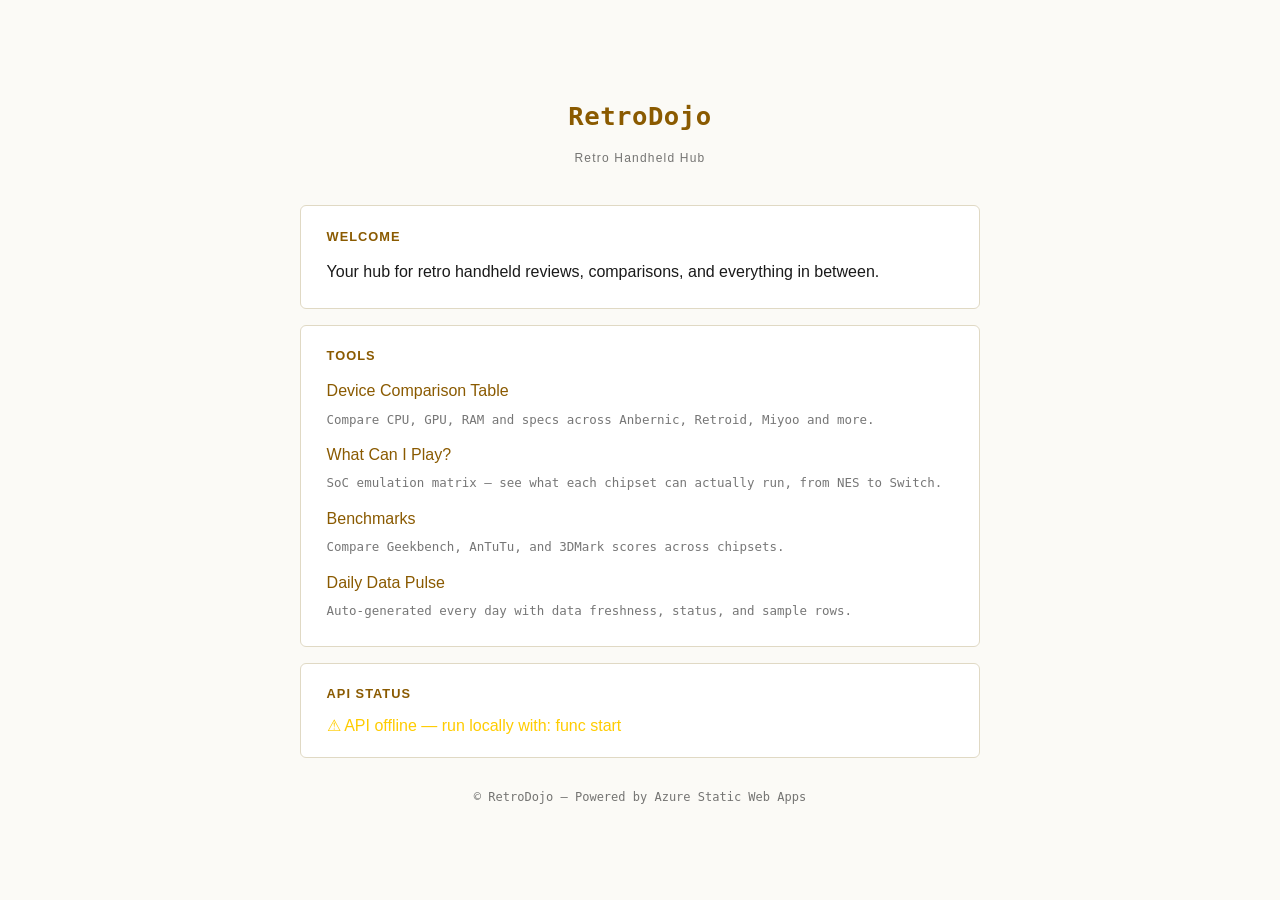
<file: src/index.html>
<!DOCTYPE html>
<html lang="en">
<head>
  <meta charset="UTF-8">
  <meta name="viewport" content="width=device-width, initial-scale=1.0">
  <title>RetroDojo</title>
  <link rel="stylesheet" href="styles.css">
</head>
<body>
  <div class="container">
    <header>
      <h1 class="title">RetroDojo</h1>
      <p class="subtitle">Retro Handheld Hub</p>
    </header>
    <main>
      <div class="card">
        <h2>Welcome</h2>
        <p>Your hub for retro handheld reviews, comparisons, and everything in between.</p>
      </div>
      <div class="card">
        <h3>Tools</h3>
        <p><a href="/compare.html" style="color:var(--accent);text-decoration:none;">Device Comparison Table</a>
        <br><small class="dim">Compare CPU, GPU, RAM and specs across Anbernic, Retroid, Miyoo and more.</small></p>
        <p style="margin-top:0.6rem;"><a href="/chipsets.html" style="color:var(--accent);text-decoration:none;">What Can I Play?</a>
        <br><small class="dim">SoC emulation matrix — see what each chipset can actually run, from NES to Switch.</small></p>
        <p style="margin-top:0.6rem;"><a href="/benchmarks.html" style="color:var(--accent);text-decoration:none;">Benchmarks</a>
        <br><small class="dim">Compare Geekbench, AnTuTu, and 3DMark scores across chipsets.</small></p>
        <p style="margin-top:0.6rem;"><a href="/daily-report.html" style="color:var(--accent);text-decoration:none;">Daily Data Pulse</a>
        <br><small class="dim">Auto-generated every day with data freshness, status, and sample rows.</small></p>
      </div>
      <div class="card">
        <h3>API Status</h3>
        <div id="api-response"><span class="blink">▋</span> Connecting to server...</div>
      </div>
    </main>
    <footer>
      <p>© RetroDojo — Powered by Azure Static Web Apps</p>
    </footer>
  </div>
  <script>
    fetch('/api/hello')
      .then(res => res.json())
      .then(data => {
        document.getElementById('api-response').innerHTML =
          `<span class="success">✓ ${data.message}</span><br><small class="dim">${data.timestamp}</small>`;
      })
      .catch(() => {
        document.getElementById('api-response').innerHTML =
          `<span class="warn">⚠ API offline — run locally with: func start</span>`;
      });
  </script>
</body>
</html>
</file>
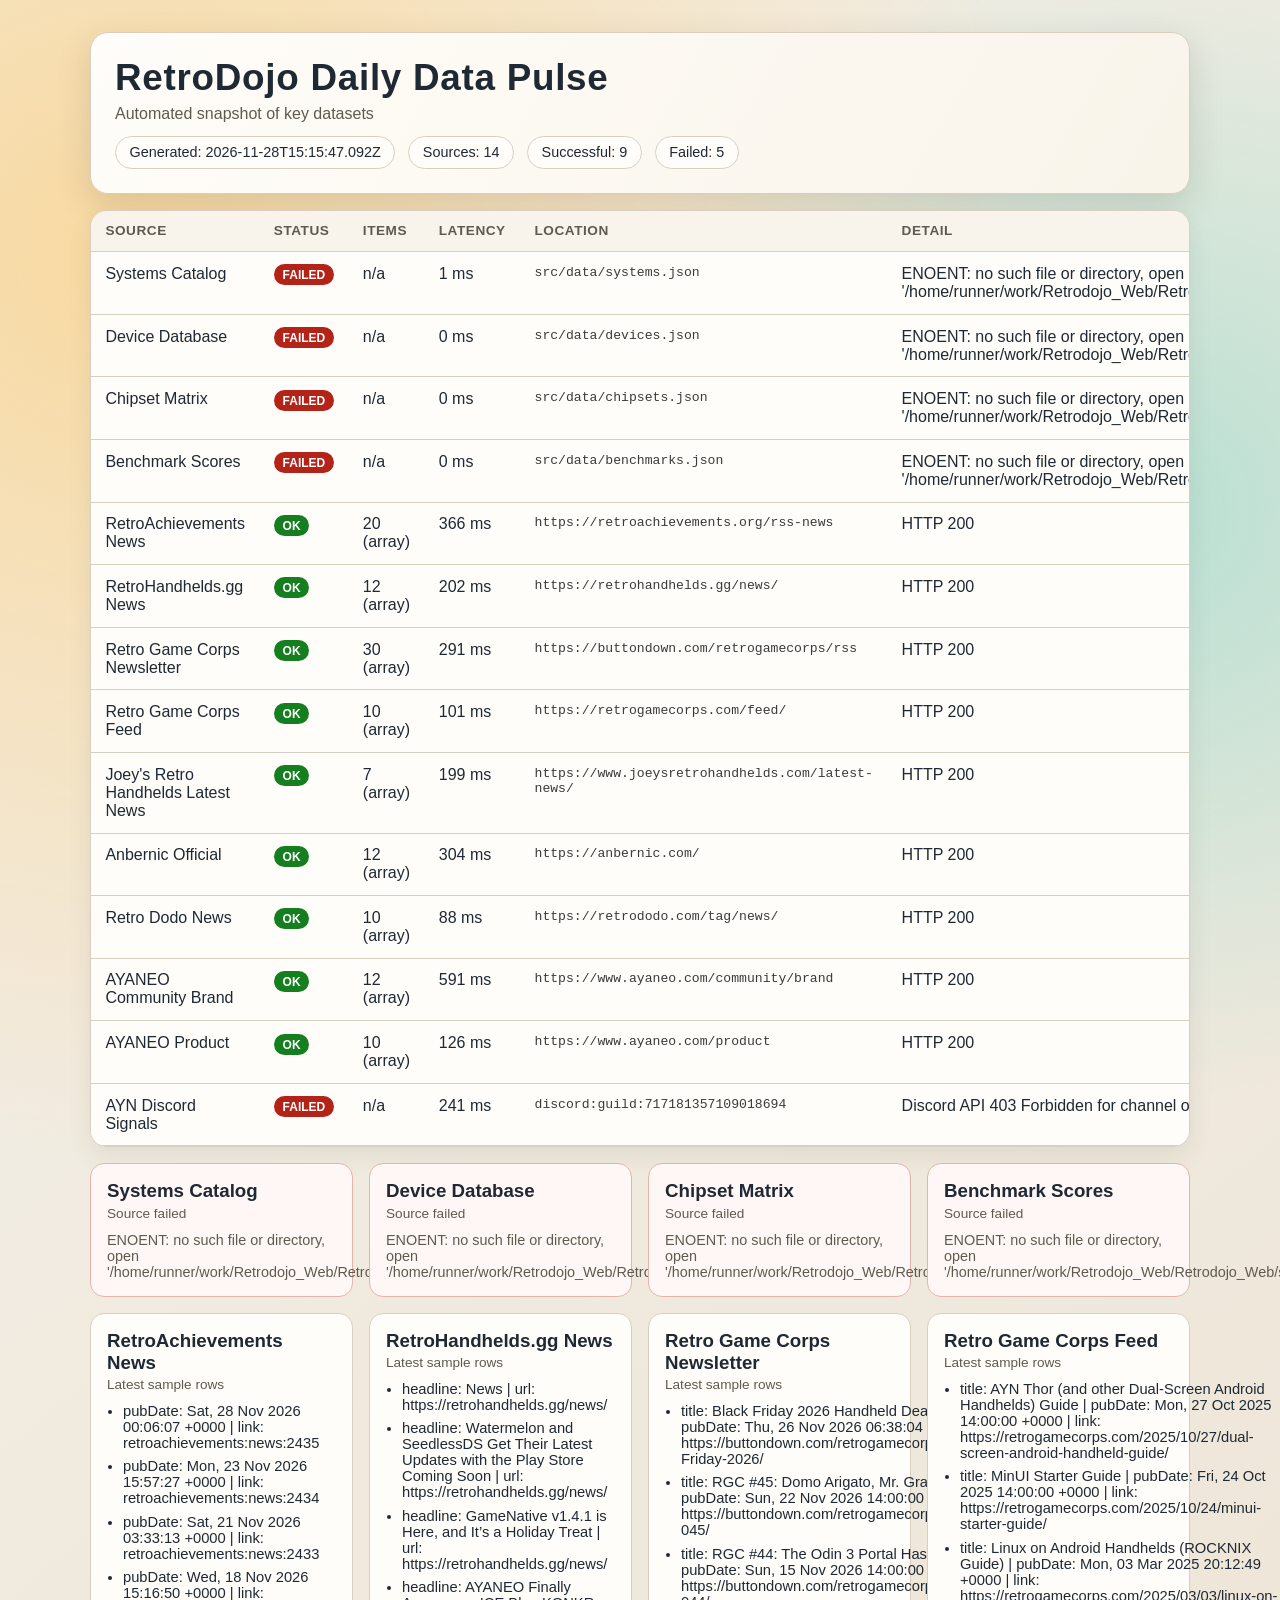
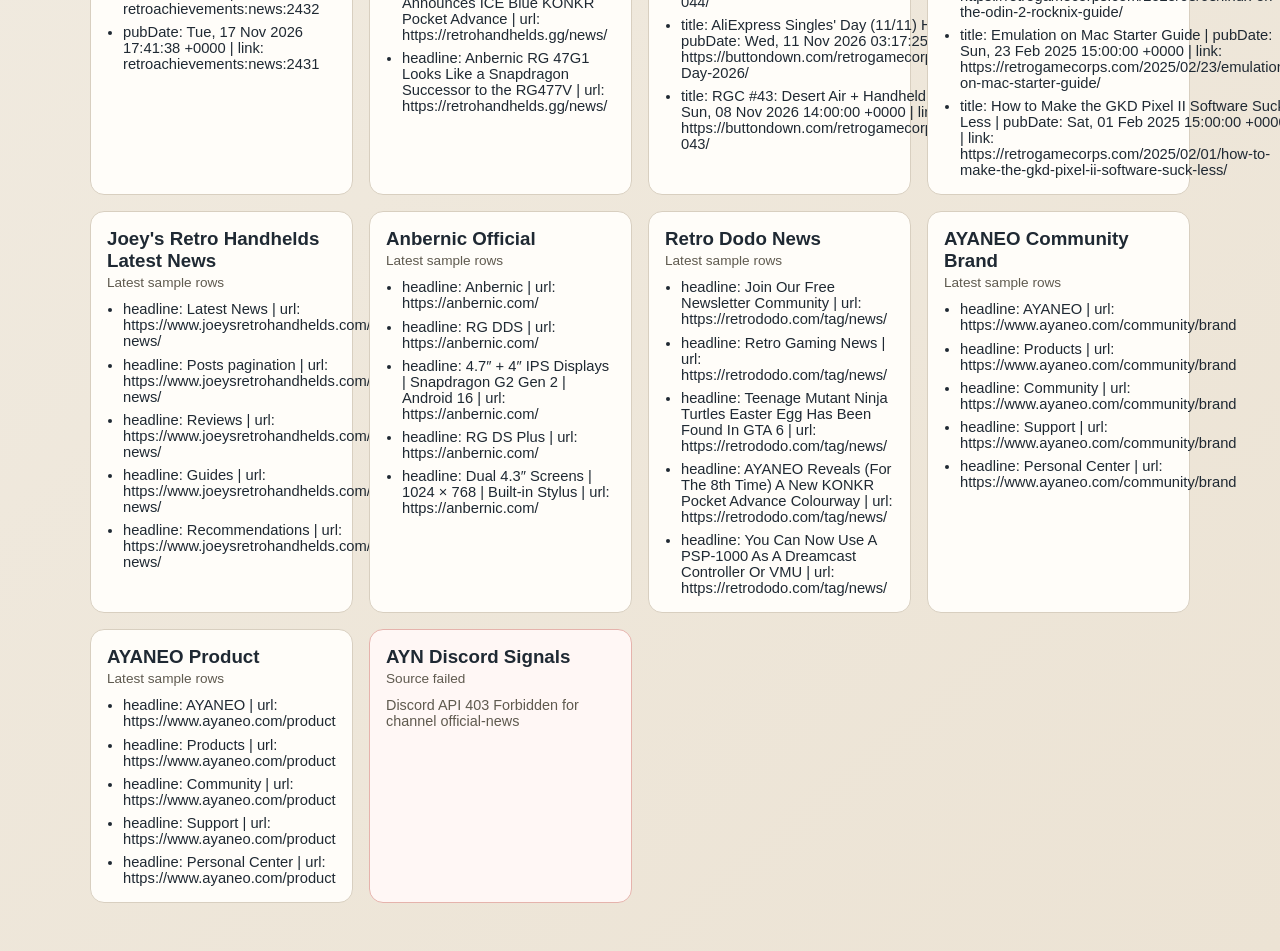
<file: src/daily-report.html>
<!DOCTYPE html>
<html lang="en">
<head>
  <meta charset="UTF-8" />
  <meta name="viewport" content="width=device-width, initial-scale=1.0" />
  <title>RetroDojo Daily Data Pulse</title>
  <style>
    :root {
      --bg: #f3efe7;
      --ink: #1f2933;
      --accent: #a63d40;
      --accent-2: #1d7874;
      --panel: #fffdf9;
      --line: #d8cfc0;
      --ok: #157f1f;
      --fail: #b42318;
      --mono: "JetBrains Mono", "Consolas", monospace;
      --display: "Space Grotesk", "Segoe UI", sans-serif;
    }

    * { box-sizing: border-box; }
    body {
      margin: 0;
      font-family: var(--display);
      color: var(--ink);
      background:
        radial-gradient(circle at 10% 10%, #f8d9a0 0%, transparent 35%),
        radial-gradient(circle at 90% 20%, #b8e0d2 0%, transparent 25%),
        linear-gradient(140deg, #f3efe7 0%, #ece3d4 100%);
      min-height: 100vh;
      padding: 2rem 1rem 3rem;
    }

    .wrap {
      max-width: 1100px;
      margin: 0 auto;
    }

    .hero {
      background: linear-gradient(120deg, #fffdf9 0%, #f9f4ea 100%);
      border: 1px solid var(--line);
      border-radius: 18px;
      padding: 1.5rem;
      box-shadow: 0 12px 35px rgba(57, 45, 26, 0.14);
      animation: fadeIn 700ms ease-out;
    }

    h1 {
      margin: 0;
      font-size: clamp(1.6rem, 4vw, 2.3rem);
      letter-spacing: 0.02em;
    }

    .subtitle {
      margin-top: 0.4rem;
      margin-bottom: 0.8rem;
      color: #5f5a4f;
    }

    .stats {
      display: flex;
      flex-wrap: wrap;
      gap: 0.8rem;
    }

    .pill {
      border: 1px solid var(--line);
      background: var(--panel);
      border-radius: 999px;
      padding: 0.45rem 0.85rem;
      font-size: 0.9rem;
    }

    .panel {
      margin-top: 1rem;
      background: var(--panel);
      border: 1px solid var(--line);
      border-radius: 16px;
      overflow-x: auto;
      box-shadow: 0 10px 24px rgba(52, 45, 33, 0.08);
    }

    table {
      width: 100%;
      border-collapse: collapse;
      min-width: 800px;
    }

    th, td {
      text-align: left;
      padding: 0.8rem 0.9rem;
      border-bottom: 1px solid var(--line);
      vertical-align: top;
    }

    th {
      background: #f8f4eb;
      font-size: 0.85rem;
      text-transform: uppercase;
      letter-spacing: 0.04em;
      color: #5f5a4f;
    }

    .badge {
      border-radius: 999px;
      font-size: 0.75rem;
      padding: 0.22rem 0.55rem;
      color: #fff;
      font-weight: 600;
    }

    .ok { background: var(--ok); }
    .fail { background: var(--fail); }

    .mono {
      font-family: var(--mono);
      font-size: 0.82rem;
      color: #3a3a3a;
    }

    .cards {
      display: grid;
      grid-template-columns: repeat(auto-fit, minmax(240px, 1fr));
      gap: 1rem;
      margin-top: 1rem;
    }

    .card {
      background: var(--panel);
      border: 1px solid var(--line);
      border-radius: 14px;
      padding: 1rem;
      animation: fadeIn 850ms ease-out;
    }

    .card.error {
      border-color: #e5b3ac;
      background: #fff7f5;
    }

    .card h3 {
      margin-top: 0;
      margin-bottom: 0.2rem;
    }

    .meta {
      margin-top: 0;
      margin-bottom: 0.7rem;
      font-size: 0.85rem;
      color: #5f5a4f;
    }

    ul {
      margin: 0;
      padding-left: 1rem;
      display: grid;
      gap: 0.45rem;
      font-size: 0.92rem;
    }

    .small {
      margin: 0;
      color: #5f5a4f;
      font-size: 0.9rem;
    }

    @keyframes fadeIn {
      from { opacity: 0; transform: translateY(10px); }
      to { opacity: 1; transform: translateY(0); }
    }
  </style>
</head>
<body>
  <div class="wrap">
    <section class="hero">
      <h1>RetroDojo Daily Data Pulse</h1>
      <p class="subtitle">Automated snapshot of key datasets</p>
      <div class="stats">
        <span class="pill">Generated: 2026-11-28T15:15:47.092Z</span>
        <span class="pill">Sources: 14</span>
        <span class="pill">Successful: 9</span>
        <span class="pill">Failed: 5</span>
      </div>
    </section>

    <section class="panel">
      <table>
        <thead>
          <tr>
            <th>Source</th>
            <th>Status</th>
            <th>Items</th>
            <th>Latency</th>
            <th>Location</th>
            <th>Detail</th>
          </tr>
        </thead>
        <tbody>
          <tr>
        <td>Systems Catalog</td>
        <td><span class="badge fail">FAILED</span></td>
        <td>n/a</td>
        <td>1 ms</td>
        <td class="mono">src/data/systems.json</td>
        <td>ENOENT: no such file or directory, open &#39;/home/runner/work/Retrodojo_Web/Retrodojo_Web/src/data/systems.json&#39;</td>
      </tr>
<tr>
        <td>Device Database</td>
        <td><span class="badge fail">FAILED</span></td>
        <td>n/a</td>
        <td>0 ms</td>
        <td class="mono">src/data/devices.json</td>
        <td>ENOENT: no such file or directory, open &#39;/home/runner/work/Retrodojo_Web/Retrodojo_Web/src/data/devices.json&#39;</td>
      </tr>
<tr>
        <td>Chipset Matrix</td>
        <td><span class="badge fail">FAILED</span></td>
        <td>n/a</td>
        <td>0 ms</td>
        <td class="mono">src/data/chipsets.json</td>
        <td>ENOENT: no such file or directory, open &#39;/home/runner/work/Retrodojo_Web/Retrodojo_Web/src/data/chipsets.json&#39;</td>
      </tr>
<tr>
        <td>Benchmark Scores</td>
        <td><span class="badge fail">FAILED</span></td>
        <td>n/a</td>
        <td>0 ms</td>
        <td class="mono">src/data/benchmarks.json</td>
        <td>ENOENT: no such file or directory, open &#39;/home/runner/work/Retrodojo_Web/Retrodojo_Web/src/data/benchmarks.json&#39;</td>
      </tr>
<tr>
        <td>RetroAchievements News</td>
        <td><span class="badge ok">OK</span></td>
        <td>20 (array)</td>
        <td>366 ms</td>
        <td class="mono">https://retroachievements.org/rss-news</td>
        <td>HTTP 200</td>
      </tr>
<tr>
        <td>RetroHandhelds.gg News</td>
        <td><span class="badge ok">OK</span></td>
        <td>12 (array)</td>
        <td>202 ms</td>
        <td class="mono">https://retrohandhelds.gg/news/</td>
        <td>HTTP 200</td>
      </tr>
<tr>
        <td>Retro Game Corps Newsletter</td>
        <td><span class="badge ok">OK</span></td>
        <td>30 (array)</td>
        <td>291 ms</td>
        <td class="mono">https://buttondown.com/retrogamecorps/rss</td>
        <td>HTTP 200</td>
      </tr>
<tr>
        <td>Retro Game Corps Feed</td>
        <td><span class="badge ok">OK</span></td>
        <td>10 (array)</td>
        <td>101 ms</td>
        <td class="mono">https://retrogamecorps.com/feed/</td>
        <td>HTTP 200</td>
      </tr>
<tr>
        <td>Joey&#39;s Retro Handhelds Latest News</td>
        <td><span class="badge ok">OK</span></td>
        <td>7 (array)</td>
        <td>199 ms</td>
        <td class="mono">https://www.joeysretrohandhelds.com/latest-news/</td>
        <td>HTTP 200</td>
      </tr>
<tr>
        <td>Anbernic Official</td>
        <td><span class="badge ok">OK</span></td>
        <td>12 (array)</td>
        <td>304 ms</td>
        <td class="mono">https://anbernic.com/</td>
        <td>HTTP 200</td>
      </tr>
<tr>
        <td>Retro Dodo News</td>
        <td><span class="badge ok">OK</span></td>
        <td>10 (array)</td>
        <td>88 ms</td>
        <td class="mono">https://retrododo.com/tag/news/</td>
        <td>HTTP 200</td>
      </tr>
<tr>
        <td>AYANEO Community Brand</td>
        <td><span class="badge ok">OK</span></td>
        <td>12 (array)</td>
        <td>591 ms</td>
        <td class="mono">https://www.ayaneo.com/community/brand</td>
        <td>HTTP 200</td>
      </tr>
<tr>
        <td>AYANEO Product</td>
        <td><span class="badge ok">OK</span></td>
        <td>10 (array)</td>
        <td>126 ms</td>
        <td class="mono">https://www.ayaneo.com/product</td>
        <td>HTTP 200</td>
      </tr>
<tr>
        <td>AYN Discord Signals</td>
        <td><span class="badge fail">FAILED</span></td>
        <td>n/a</td>
        <td>241 ms</td>
        <td class="mono">discord:guild:717181357109018694</td>
        <td>Discord API 403 Forbidden for channel official-news</td>
      </tr>
        </tbody>
      </table>
    </section>

    <section class="cards">
      <article class="card error">
        <h3>Systems Catalog</h3>
        <p class="meta">Source failed</p>
        <p class="small">ENOENT: no such file or directory, open &#39;/home/runner/work/Retrodojo_Web/Retrodojo_Web/src/data/systems.json&#39;</p>
      </article>
<article class="card error">
        <h3>Device Database</h3>
        <p class="meta">Source failed</p>
        <p class="small">ENOENT: no such file or directory, open &#39;/home/runner/work/Retrodojo_Web/Retrodojo_Web/src/data/devices.json&#39;</p>
      </article>
<article class="card error">
        <h3>Chipset Matrix</h3>
        <p class="meta">Source failed</p>
        <p class="small">ENOENT: no such file or directory, open &#39;/home/runner/work/Retrodojo_Web/Retrodojo_Web/src/data/chipsets.json&#39;</p>
      </article>
<article class="card error">
        <h3>Benchmark Scores</h3>
        <p class="meta">Source failed</p>
        <p class="small">ENOENT: no such file or directory, open &#39;/home/runner/work/Retrodojo_Web/Retrodojo_Web/src/data/benchmarks.json&#39;</p>
      </article>
<article class="card ">
        <h3>RetroAchievements News</h3>
        <p class="meta">Latest sample rows</p>
        <ul><li>pubDate: Sat, 28 Nov 2026 00:06:07 +0000 | link: retroachievements:news:2435</li>
<li>pubDate: Mon, 23 Nov 2026 15:57:27 +0000 | link: retroachievements:news:2434</li>
<li>pubDate: Sat, 21 Nov 2026 03:33:13 +0000 | link: retroachievements:news:2433</li>
<li>pubDate: Wed, 18 Nov 2026 15:16:50 +0000 | link: retroachievements:news:2432</li>
<li>pubDate: Tue, 17 Nov 2026 17:41:38 +0000 | link: retroachievements:news:2431</li></ul>
      </article>
<article class="card ">
        <h3>RetroHandhelds.gg News</h3>
        <p class="meta">Latest sample rows</p>
        <ul><li>headline: News | url: https://retrohandhelds.gg/news/</li>
<li>headline: Watermelon and SeedlessDS Get Their Latest Updates with the Play Store Coming Soon | url: https://retrohandhelds.gg/news/</li>
<li>headline: GameNative v1.4.1 is Here, and It’s a Holiday Treat | url: https://retrohandhelds.gg/news/</li>
<li>headline: AYANEO Finally Announces ICE Blue KONKR Pocket Advance | url: https://retrohandhelds.gg/news/</li>
<li>headline: Anbernic RG 47G1 Looks Like a Snapdragon Successor to the RG477V | url: https://retrohandhelds.gg/news/</li></ul>
      </article>
<article class="card ">
        <h3>Retro Game Corps Newsletter</h3>
        <p class="meta">Latest sample rows</p>
        <ul><li>title: Black Friday 2026 Handheld Deals (and More) | pubDate: Thu, 26 Nov 2026 06:38:04 +0000 | link: https://buttondown.com/retrogamecorps/archive/Black-Friday-2026/</li>
<li>title: RGC #45: Domo Arigato, Mr. Grand Theft Auto | pubDate: Sun, 22 Nov 2026 14:00:00 +0000 | link: https://buttondown.com/retrogamecorps/archive/RGC-045/</li>
<li>title: RGC #44: The Odin 3 Portal Has Arrived. | pubDate: Sun, 15 Nov 2026 14:00:00 +0000 | link: https://buttondown.com/retrogamecorps/archive/RGC-044/</li>
<li>title: AliExpress Singles&#39; Day (11/11) Handheld Deals | pubDate: Wed, 11 Nov 2026 03:17:25 +0000 | link: https://buttondown.com/retrogamecorps/archive/Singles-Day-2026/</li>
<li>title: RGC #43: Desert Air + Handheld Deals | pubDate: Sun, 08 Nov 2026 14:00:00 +0000 | link: https://buttondown.com/retrogamecorps/archive/RGC-043/</li></ul>
      </article>
<article class="card ">
        <h3>Retro Game Corps Feed</h3>
        <p class="meta">Latest sample rows</p>
        <ul><li>title: AYN Thor (and other Dual-Screen Android Handhelds) Guide | pubDate: Mon, 27 Oct 2025 14:00:00 +0000 | link: https://retrogamecorps.com/2025/10/27/dual-screen-android-handheld-guide/</li>
<li>title: MinUI Starter Guide | pubDate: Fri, 24 Oct 2025 14:00:00 +0000 | link: https://retrogamecorps.com/2025/10/24/minui-starter-guide/</li>
<li>title: Linux on Android Handhelds (ROCKNIX Guide) | pubDate: Mon, 03 Mar 2025 20:12:49 +0000 | link: https://retrogamecorps.com/2025/03/03/linux-on-the-odin-2-rocknix-guide/</li>
<li>title: Emulation on Mac Starter Guide | pubDate: Sun, 23 Feb 2025 15:00:00 +0000 | link: https://retrogamecorps.com/2025/02/23/emulation-on-mac-starter-guide/</li>
<li>title: How to Make the GKD Pixel II Software Suck Less | pubDate: Sat, 01 Feb 2025 15:00:00 +0000 | link: https://retrogamecorps.com/2025/02/01/how-to-make-the-gkd-pixel-ii-software-suck-less/</li></ul>
      </article>
<article class="card ">
        <h3>Joey&#39;s Retro Handhelds Latest News</h3>
        <p class="meta">Latest sample rows</p>
        <ul><li>headline: Latest News | url: https://www.joeysretrohandhelds.com/latest-news/</li>
<li>headline: Posts pagination | url: https://www.joeysretrohandhelds.com/latest-news/</li>
<li>headline: Reviews | url: https://www.joeysretrohandhelds.com/latest-news/</li>
<li>headline: Guides | url: https://www.joeysretrohandhelds.com/latest-news/</li>
<li>headline: Recommendations | url: https://www.joeysretrohandhelds.com/latest-news/</li></ul>
      </article>
<article class="card ">
        <h3>Anbernic Official</h3>
        <p class="meta">Latest sample rows</p>
        <ul><li>headline: Anbernic | url: https://anbernic.com/</li>
<li>headline: RG DDS | url: https://anbernic.com/</li>
<li>headline: 4.7″ + 4″ IPS Displays | Snapdragon G2 Gen 2 | Android 16 | url: https://anbernic.com/</li>
<li>headline: RG DS Plus | url: https://anbernic.com/</li>
<li>headline: Dual 4.3″ Screens | 1024 × 768 | Built-in Stylus | url: https://anbernic.com/</li></ul>
      </article>
<article class="card ">
        <h3>Retro Dodo News</h3>
        <p class="meta">Latest sample rows</p>
        <ul><li>headline: Join Our Free Newsletter Community | url: https://retrododo.com/tag/news/</li>
<li>headline: Retro Gaming News | url: https://retrododo.com/tag/news/</li>
<li>headline: Teenage Mutant Ninja Turtles Easter Egg Has Been Found In GTA 6 | url: https://retrododo.com/tag/news/</li>
<li>headline: AYANEO Reveals (For The 8th Time) A New KONKR Pocket Advance Colourway | url: https://retrododo.com/tag/news/</li>
<li>headline: You Can Now Use A PSP-1000 As A Dreamcast Controller Or VMU | url: https://retrododo.com/tag/news/</li></ul>
      </article>
<article class="card ">
        <h3>AYANEO Community Brand</h3>
        <p class="meta">Latest sample rows</p>
        <ul><li>headline: AYANEO | url: https://www.ayaneo.com/community/brand</li>
<li>headline: Products | url: https://www.ayaneo.com/community/brand</li>
<li>headline: Community | url: https://www.ayaneo.com/community/brand</li>
<li>headline: Support | url: https://www.ayaneo.com/community/brand</li>
<li>headline: Personal Center | url: https://www.ayaneo.com/community/brand</li></ul>
      </article>
<article class="card ">
        <h3>AYANEO Product</h3>
        <p class="meta">Latest sample rows</p>
        <ul><li>headline: AYANEO | url: https://www.ayaneo.com/product</li>
<li>headline: Products | url: https://www.ayaneo.com/product</li>
<li>headline: Community | url: https://www.ayaneo.com/product</li>
<li>headline: Support | url: https://www.ayaneo.com/product</li>
<li>headline: Personal Center | url: https://www.ayaneo.com/product</li></ul>
      </article>
<article class="card error">
        <h3>AYN Discord Signals</h3>
        <p class="meta">Source failed</p>
        <p class="small">Discord API 403 Forbidden for channel official-news</p>
      </article>
    </section>
  </div>
</body>
</html>
</file>
<file: src/styles.css>
:root {
  /* Retro Dojo — Web Palette 1 (Navy/Gold/Red, primary, dark mode default)
     Source: RetroDojo-Standards/00_Canonical/Brand & Design System.md (locked 2026-07-08) */
  --bg:        #0b1220;
  --card-bg:   #141b2e;
  --border:    rgba(255, 211, 77, 0.3);
  --text:      #eef2f8;
  --dim:       rgba(238, 242, 248, 0.6);
  --accent:    #FFD34D;  /* gold — headings, badges */
  --green:     #4DDE8A;  /* success state */
  --red:       #FF5C5C;  /* red — CTA, warnings */

  /* Theme-aware data/table tokens (added 2026-07-08 to fix light-mode contrast
     in compare.html / chipsets.html / benchmarks.html — do not hardcode
     rgba(255,255,255,...) or #e0e0e0 in page-level <style> blocks; use these instead) */
  --panel-alt: #1a2035;                       /* sticky column / header row bg */
  --dim-2:     rgba(238, 242, 248, 0.35);     /* extra-faint text (empty cells, meta) */
  --hover-tint: rgba(255, 211, 77, 0.06);     /* row hover tint */
  --grid-line: rgba(238, 242, 248, 0.08);     /* chart gridlines */

  /* Tiered font system — locked 2026-07-08 */
  --font-hero:  'Press Start 2P', monospace;   /* hero/logo only, large sizes */
  --font-head:  'Orbitron', sans-serif;        /* section headings, badges, nav */
  --font-body:  'Space Grotesk', sans-serif;   /* body copy */
  --font-mono:  'JetBrains Mono', monospace;   /* spec/data tables */
  --font-cta:   'Audiowide', sans-serif;       /* CTA/accent buttons */
}

/* Light mode override */
@media (prefers-color-scheme: light) {
  :root {
    --bg:      #fbfaf6;
    --card-bg: #ffffff;
    --border:  #e0d9c4;
    --text:    #1a1a1a;
    --dim:     rgba(26, 26, 26, 0.6);
    --accent:  #8a5a00;
    --red:     #B01E1E;
    --panel-alt: #f1ede0;
    --dim-2:     rgba(26, 26, 26, 0.35);
    --hover-tint: rgba(138, 90, 0, 0.06);
    --grid-line: rgba(26, 26, 26, 0.08);
  }
}

@import url('https://fonts.googleapis.com/css2?family=Press+Start+2P&family=Orbitron:wght@700&family=Space+Grotesk:wght@400;500&family=JetBrains+Mono:wght@400;700&family=Audiowide&display=swap');

* { box-sizing: border-box; margin: 0; padding: 0; }

body {
  background: var(--bg);
  color: var(--text);
  font-family: var(--font-body);
  min-height: 100vh;
  display: flex;
  align-items: center;
  justify-content: center;
  padding: 2rem;
}

.container {
  max-width: 680px;
  width: 100%;
}

header {
  text-align: center;
  margin-bottom: 2.5rem;
}

.title {
  font-family: var(--font-hero);
  font-size: 1.6rem;
  line-height: 1.6;
  letter-spacing: 0.02em;
  color: var(--accent);
}

.subtitle {
  font-family: var(--font-head);
  margin-top: 0.9rem;
  font-size: 0.75rem;
  letter-spacing: 0.1em;
  color: var(--dim);
  animation: blink 1.8s step-end infinite;
}

.card {
  background: var(--card-bg);
  border: 1px solid var(--border);
  border-radius: 6px;
  padding: 1.4rem 1.6rem;
  margin-bottom: 1rem;
}

.card h2, .card h3 {
  font-family: var(--font-head);
  font-size: 0.8rem;
  font-weight: 700;
  margin-bottom: 0.9rem;
  color: var(--accent);
  text-transform: uppercase;
  letter-spacing: 0.08em;
}

.card p { line-height: 1.7; color: var(--text); font-family: var(--font-body); }

.success { color: var(--green); }
.warn    { color: #ffcc00; }
.dim     { color: var(--dim); font-size: 0.78rem; font-family: var(--font-mono); }

footer {
  text-align: center;
  margin-top: 2rem;
  font-size: 0.75rem;
  color: var(--dim);
  font-family: var(--font-mono);
}

.blink { animation: blink 1s step-end infinite; }

@keyframes blink {
  0%, 100% { opacity: 1; }
  50%       { opacity: 0; }
}
</file>
